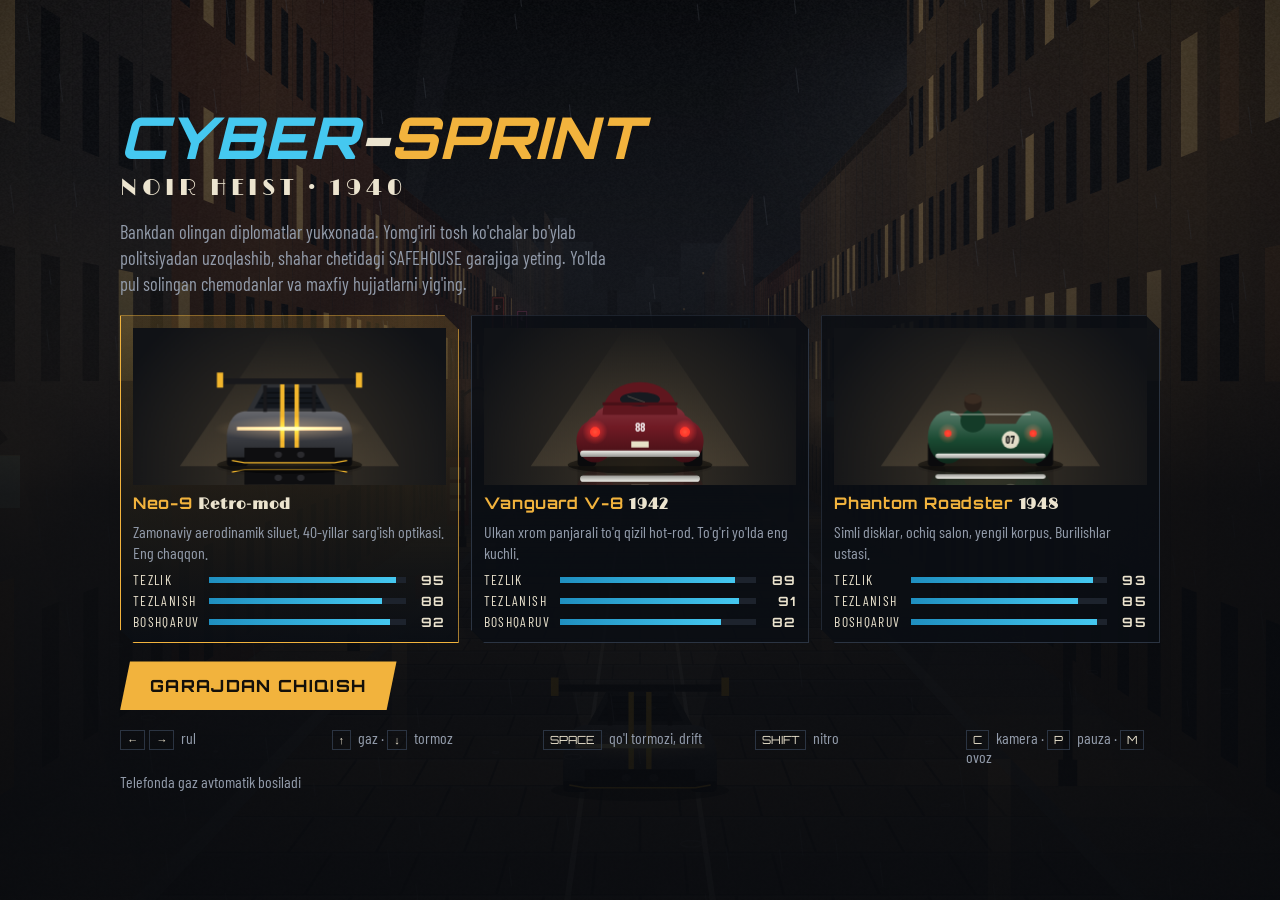
<file: noir-heist/index.html>
<!doctype html>
<html lang="uz">
<head>
<meta charset="utf-8">
<meta name="viewport" content="width=device-width, initial-scale=1, viewport-fit=cover">
<title>Noir Heist 1940</title>
<link rel="preconnect" href="https://fonts.googleapis.com">
<link rel="preconnect" href="https://fonts.gstatic.com" crossorigin>
<link rel="stylesheet" href="https://fonts.googleapis.com/css2?family=Barlow+Condensed:wght@400;600;700&family=Limelight&family=Orbitron:wght@600;800&display=swap">
<style>
  /* Layout: full-screen canvas game; HTML overlays for garage / pause / results; touch pads pinned to bottom corners */
  :root {
    --ink: #0a0c11; --panel: rgba(10,14,20,.84); --line: #2b3442;
    --paper: #ece4cf; --dim: #939cab; --amber: #f2b33d; --cyan: #45c8f0; --siren: #ff3b4e;
    --deco: "Limelight", Georgia, serif;
    --hud: "Orbitron", "Arial Black", sans-serif;
    --body: "Barlow Condensed", "Arial Narrow", system-ui, sans-serif;
    color-scheme: dark;
  }
  [hidden] { display: none !important; }
  html, body { height: 100%; }
  body { margin: 0; background: var(--ink); color: var(--paper); font-family: var(--body); overflow: hidden;
         touch-action: none; user-select: none; -webkit-user-select: none; }
  #game { position: fixed; inset: 0; width: 100%; height: 100%; display: block; background: var(--ink); }
  #safe { position: fixed; top: 0; left: 0; width: 1px; height: env(safe-area-inset-top, 0px); pointer-events: none; }

  .screen { position: fixed; inset: 0; overflow-y: auto; display: flex; justify-content: center; align-items: flex-start;
            padding: calc(env(safe-area-inset-top, 0px) + 20px) 16px calc(env(safe-area-inset-bottom, 0px) + 20px);
            box-sizing: border-box; touch-action: pan-y;
            background: linear-gradient(180deg, rgba(8,10,14,.35), rgba(8,10,14,.9) 55%); }
  .wrap { width: 100%; max-width: 1040px; display: flex; flex-direction: column; gap: 18px; margin-block: auto; }
  .logo { font-family: var(--hud); font-weight: 800; font-style: italic; font-size: clamp(1.9rem, 6vw, 3.6rem);
          letter-spacing: .02em; line-height: 1; margin: 0; text-wrap: balance; }
  .logo .c { color: var(--cyan); } .logo .a { color: var(--amber); }
  .sub { font-family: var(--deco); font-size: clamp(1rem, 2.6vw, 1.45rem); letter-spacing: .2em; margin-top: 8px; }
  .lede { max-width: 62ch; color: var(--dim); font-size: 1.15rem; line-height: 1.4; margin: 0; }

  .cars { display: grid; grid-template-columns: repeat(3, minmax(0, 1fr)); gap: 12px; }
  @media (max-width: 760px) { .cars { grid-template-columns: 1fr; } }
  .card { min-width: 0; text-align: left; background: var(--panel); border: 1px solid var(--line); color: inherit;
          font: inherit; padding: 12px; cursor: pointer; display: grid; gap: 8px;
          clip-path: polygon(0 0, calc(100% - 14px) 0, 100% 14px, 100% 100%, 14px 100%, 0 calc(100% - 14px)); }
  .card[aria-pressed="true"] { border-color: var(--amber); background: linear-gradient(180deg, rgba(242,179,61,.16), var(--panel)); }
  .card:focus-visible, button:focus-visible { outline: 2px solid var(--cyan); outline-offset: 3px; }
  .card canvas { width: 100%; aspect-ratio: 16 / 8; display: block; }
  @media (max-width: 760px) { .card canvas { aspect-ratio: 16 / 6; } }
  .card h3 { margin: 0; font-family: var(--hud); font-size: 1rem; letter-spacing: .04em; color: var(--amber); }
  .card .yr { font-family: var(--deco); color: var(--paper); font-size: .95rem; margin-left: 6px; }
  .card p { margin: 0; color: var(--dim); font-size: 1rem; line-height: 1.3; }
  .stats { display: grid; grid-template-columns: auto 1fr 2.2em; gap: 4px 10px; align-items: center;
           font-size: .85rem; letter-spacing: .1em; text-transform: uppercase; font-variant-numeric: tabular-nums; }
  .bar { height: 6px; background: #1d232d; }
  .bar i { display: block; height: 100%; background: linear-gradient(90deg, #1f8fc0, var(--cyan)); }
  .stats b { font-family: var(--hud); font-size: .8rem; text-align: right; }

  .actions { display: flex; flex-wrap: wrap; gap: 12px; align-items: center; }
  .go { font-family: var(--hud); font-weight: 800; letter-spacing: .08em; font-size: 1.05rem; color: #14100a;
        background: var(--amber); border: 0; padding: 14px 30px; cursor: pointer;
        clip-path: polygon(10px 0, 100% 0, calc(100% - 10px) 100%, 0 100%); }
  .ghost { font-family: var(--hud); letter-spacing: .08em; font-size: .85rem; color: var(--paper); background: transparent;
           border: 1px solid var(--line); padding: 12px 20px; cursor: pointer; }
  .help { display: grid; grid-template-columns: repeat(auto-fit, minmax(180px, 1fr)); gap: 6px 18px;
          color: var(--dim); font-size: 1rem; }
  .help kbd { font-family: var(--hud); font-size: .7rem; color: var(--paper); border: 1px solid var(--line);
              padding: 2px 6px; margin-right: 4px; }
  .best { color: var(--dim); font-size: 1rem; }
  .best b { color: var(--amber); font-family: var(--hud); }

  .result h2 { font-family: var(--deco); font-weight: 400; font-size: clamp(2rem, 7vw, 3.4rem); margin: 0; line-height: 1.05; }
  .result h2.win { color: #8ff0a8; } .result h2.lose { color: var(--siren); }
  .result dl { display: grid; grid-template-columns: auto auto; justify-content: start; gap: 6px 28px; margin: 0;
               font-size: 1.2rem; font-variant-numeric: tabular-nums; }
  .result dt { color: var(--dim); } .result dd { margin: 0; font-family: var(--hud); }

  #chips { position: fixed; left: 50%; transform: translateX(-50%); bottom: calc(env(safe-area-inset-bottom, 0px) + 10px);
           display: flex; gap: 8px; }
  body.touch #chips { bottom: auto; top: calc(env(safe-area-inset-top, 0px) + 10px); }
  #chips button { font-family: var(--hud); font-size: .62rem; letter-spacing: .08em; color: var(--paper);
                  background: rgba(8,12,18,.7); border: 1px solid rgba(69,200,240,.45); padding: 8px 10px; cursor: pointer; }
  #touch { position: fixed; left: 0; right: 0; bottom: 0; pointer-events: none; display: flex; justify-content: space-between;
           align-items: flex-end; padding: 0 16px calc(env(safe-area-inset-bottom, 0px) + 14px); }
  #touch .pad { display: grid; gap: 10px; pointer-events: auto; }
  #touch .steer { grid-template-columns: 1fr 1fr; }
  #touch .right { grid-template-columns: 1fr 1fr; grid-template-areas: "n n" "d b"; }
  #touch button { width: 72px; height: 72px; border-radius: 50%; background: rgba(12,16,22,.5);
                  border: 1px solid rgba(236,228,207,.35); color: var(--paper); font-family: var(--hud); font-size: .62rem;
                  letter-spacing: .05em; touch-action: none; }
  #touch .steer button { width: 80px; height: 80px; font-size: 1.6rem; }
  #touch [data-k="nitro"] { grid-area: n; justify-self: end; border-color: var(--cyan); color: var(--cyan); }
  #touch [data-k="hb"] { grid-area: d; border-color: var(--amber); color: var(--amber); }
  #touch [data-k="brake"] { grid-area: b; }
  #touch button.on { background: rgba(242,179,61,.5); }
</style>
</head>
<body>
<canvas id="game" aria-label="O'yin maydoni"></canvas>
<div id="safe"></div>

<section class="screen" id="garage">
  <div class="wrap">
    <header>
      <h1 class="logo"><span class="c">CYBER</span>-<span class="a">SPRINT</span></h1>
      <div class="sub">NOIR HEIST · 1940</div>
    </header>
    <p class="lede">Bankdan olingan diplomatlar yukxonada. Yomg'irli tosh ko'chalar bo'ylab politsiyadan uzoqlashib, shahar chetidagi SAFEHOUSE garajiga yeting. Yo'lda pul solingan chemodanlar va maxfiy hujjatlarni yig'ing.</p>
    <div class="cars" id="cars"></div>
    <div class="actions">
      <button class="go" id="go">GARAJDAN CHIQISH</button>
      <span class="best" id="bestLine"></span>
    </div>
    <div class="help">
      <span><kbd>←</kbd><kbd>→</kbd> rul</span>
      <span><kbd>↑</kbd> gaz · <kbd>↓</kbd> tormoz</span>
      <span><kbd>SPACE</kbd> qo'l tormozi, drift</span>
      <span><kbd>SHIFT</kbd> nitro</span>
      <span><kbd>C</kbd> kamera · <kbd>P</kbd> pauza · <kbd>M</kbd> ovoz</span>
      <span>Telefonda gaz avtomatik bosiladi</span>
    </div>
  </div>
</section>

<section class="screen" id="pause" hidden>
  <div class="wrap result">
    <h2>Pauza</h2>
    <div class="actions">
      <button class="go" id="resume">DAVOM ETISH</button>
      <button class="ghost" id="toGarage1">GARAJGA</button>
    </div>
  </div>
</section>

<section class="screen" id="end" hidden>
  <div class="wrap result">
    <h2 id="endTitle"></h2>
    <p class="lede" id="endText"></p>
    <dl id="endStats"></dl>
    <div class="actions">
      <button class="go" id="again">QAYTA URINISH</button>
      <button class="ghost" id="toGarage2">GARAJGA</button>
    </div>
  </div>
</section>

<div id="chips" hidden>
  <button id="bCam">KAMERA</button>
  <button id="bPause">PAUZA</button>
  <button id="bMute">OVOZ</button>
</div>
<div id="touch" hidden>
  <div class="pad steer"><button data-k="left" aria-label="Chapga">◀</button><button data-k="right" aria-label="O'ngga">▶</button></div>
  <div class="pad right"><button data-k="nitro">NITRO</button><button data-k="hb">DRIFT</button><button data-k="brake">TORMOZ</button></div>
</div>

<script src="js/core.js"></script>
<script src="js/track.js"></script>
<script src="js/physics.js"></script>
<script src="js/cars.js"></script>
<script src="js/sprites.js"></script>
<script src="js/street.js"></script>
<script src="js/topdown.js"></script>
<script src="js/hud.js"></script>
<script src="js/main.js"></script>
</body>
</html>
</file>
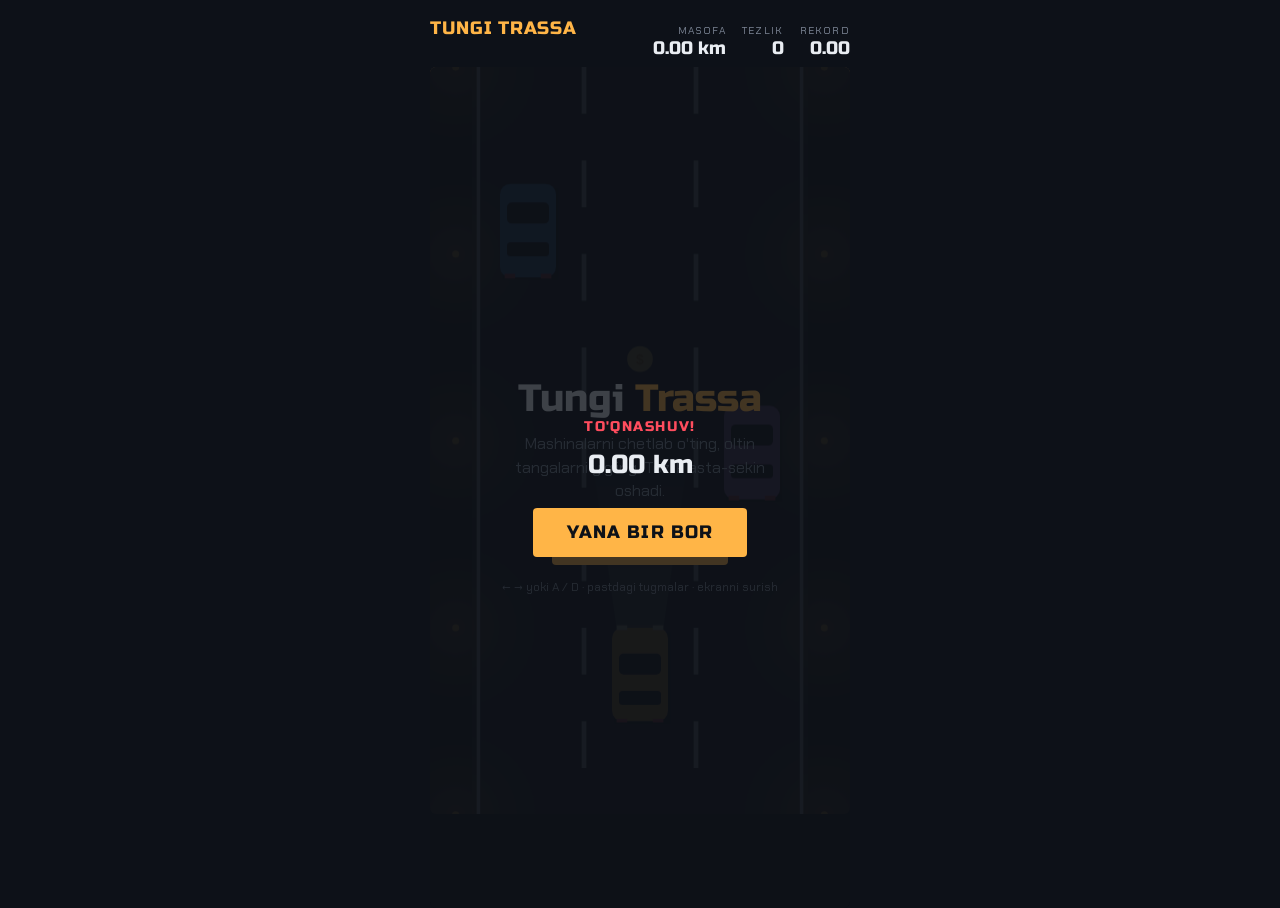
<file: poyga/index.html>
<!doctype html>
<html lang="uz">
<head>
<meta charset="utf-8">
<meta name="viewport" content="width=device-width, initial-scale=1, viewport-fit=cover">
<title>Tungi Trassa</title>
<link rel="preconnect" href="https://fonts.googleapis.com">
<link rel="stylesheet" href="https://fonts.googleapis.com/css2?family=Russo+One&family=Chakra+Petch:wght@400;600&display=swap">
<style>
  /* Layout: one-screen arcade — tall road canvas centred, HUD on top, touch pedals below */
  :root {
    --night: #0d1118;      /* sky / page */
    --asphalt: #1b212b;    /* road */
    --paint: #e9edf2;      /* lane markings, text */
    --sodium: #ffb547;     /* street-lamp amber accent */
    --brake: #ff4d5e;      /* crash / danger */
    --dim: #7d8796;        /* secondary text */
    --display: "Russo One", "Arial Black", system-ui, sans-serif;
    --body: "Chakra Petch", "Segoe UI", system-ui, sans-serif;
    color-scheme: dark;
  }
  html, body { height: 100%; }
  body {
    background: var(--night); color: var(--paint); font-family: var(--body);
    display: flex; flex-direction: column; align-items: center;
    padding-inline: 16px; box-sizing: border-box; overflow: hidden;
    touch-action: none; user-select: none; -webkit-user-select: none;
  }
  .hud {
    width: 100%; max-width: 420px; display: flex; justify-content: space-between;
    align-items: baseline; padding-block: 10px 8px; gap: 12px;
  }
  .brand { font-family: var(--display); font-size: 1.1rem; letter-spacing: .04em; color: var(--sodium); }
  .stats { display: flex; gap: 16px; font-variant-numeric: tabular-nums; }
  .stat { display: flex; flex-direction: column; align-items: flex-end; }
  .stat small { font-size: .65rem; text-transform: uppercase; letter-spacing: .12em; color: var(--dim); }
  .stat b { font-family: var(--display); font-weight: 400; font-size: 1.15rem; }
  .stage { position: relative; flex: 1; min-height: 0; width: 100%; max-width: 420px; }
  canvas { display: block; width: 100%; height: 100%; border-radius: 6px; background: var(--asphalt); }
  .overlay {
    position: absolute; inset: 0; display: flex; flex-direction: column; align-items: center;
    justify-content: center; gap: 14px; text-align: center; padding: 24px;
    background: color-mix(in srgb, var(--night) 78%, transparent); border-radius: 6px;
  }
  .overlay h1 { font-family: var(--display); font-weight: 400; font-size: 2.4rem; margin: 0; line-height: 1; text-wrap: balance; }
  .overlay h1 span { color: var(--sodium); }
  .overlay p { margin: 0; color: var(--dim); max-width: 28ch; line-height: 1.45; }
  .overlay .result { font-family: var(--display); font-size: 1.6rem; color: var(--paint); }
  .overlay .crash { color: var(--brake); font-family: var(--display); letter-spacing: .1em; text-transform: uppercase; font-size: .9rem; }
  button.go {
    font-family: var(--display); font-size: 1.1rem; letter-spacing: .06em; color: var(--night);
    background: var(--sodium); border: 0; border-radius: 4px; padding: 14px 34px; cursor: pointer;
  }
  button.go:focus-visible, .pedal:focus-visible { outline: 3px solid var(--paint); outline-offset: 3px; }
  .pedals {
    width: 100%; max-width: 420px; display: grid; grid-template-columns: 1fr 1fr; gap: 10px;
    padding-block: 10px 12px;
  }
  .pedal {
    font-family: var(--display); font-size: 1.6rem; color: var(--paint); background: var(--asphalt);
    border: 1px solid #2c3442; border-radius: 6px; padding-block: 14px; cursor: pointer;
  }
  .pedal.on { background: var(--sodium); color: var(--night); }
  .keys { font-size: .75rem; color: var(--dim); }
  @media (hover: hover) and (pointer: fine) { .pedals { display: none; } }
</style>

<div class="hud">
  <div class="brand">TUNGI TRASSA</div>
  <div class="stats">
    <div class="stat"><small>Masofa</small><b id="dist">0.00 km</b></div>
    <div class="stat"><small>Tezlik</small><b id="speed">0</b></div>
    <div class="stat"><small>Rekord</small><b id="best">0.00</b></div>
  </div>
</div>

<div class="stage" id="stage">
  <canvas id="road" aria-label="Poyga yo'li"></canvas>
  <div class="overlay" id="menu">
    <h1>Tungi <span>Trassa</span></h1>
    <p>Mashinalarni chetlab o'ting, oltin tangalarni yig'ing. Tezlik asta-sekin oshadi.</p>
    <button class="go" id="start">BOSHLASH</button>
    <div class="keys">← → yoki A / D · pastdagi tugmalar · ekranni surish</div>
  </div>
  <div class="overlay" id="over" hidden>
    <div class="crash">To'qnashuv!</div>
    <div class="result" id="final">0.00 km</div>
    <p id="verdict"></p>
    <button class="go" id="again">YANA BIR BOR</button>
  </div>
</div>

<div class="pedals">
  <button class="pedal" id="left" aria-label="Chapga">◀</button>
  <button class="pedal" id="right" aria-label="O'ngga">▶</button>
</div>

<script>
(() => {
  const W = 360, H = 640, LANES = 3, LANE_W = 96, ROAD_X = (W - LANE_W * LANES) / 2;
  const laneX = i => ROAD_X + LANE_W * i + LANE_W / 2;
  const cv = document.getElementById('road'), ctx = cv.getContext('2d');
  const $ = id => document.getElementById(id);
  const reduce = matchMedia('(prefers-reduced-motion: reduce)').matches;

  let scale = 1;
  function fit() {
    const r = $('stage').getBoundingClientRect();
    const s = Math.min(r.width / W, r.height / H);
    cv.style.width = W * s + 'px'; cv.style.height = H * s + 'px'; cv.style.margin = '0 auto';
    const dpr = window.devicePixelRatio || 1;
    cv.width = W * s * dpr; cv.height = H * s * dpr; scale = s * dpr;
    draw();
  }

  let best = 0;
  try { best = parseFloat(localStorage.getItem('tt-best')) || 0; } catch (e) {}
  $('best').textContent = best.toFixed(2);

  const palette = ['#4fa3ff', '#7ee0a1', '#d98cff', '#f2f2f2', '#ff8a4c'];
  let st;
  function reset() {
    st = { running: false, lane: 1, x: laneX(1), speed: 260, dist: 0, coins: 0,
           cars: [], gold: [], stripe: 0, spawn: 0, coinT: 1.2, shake: 0 };
  }

  function spawnCar() {
    const busy = new Set(st.cars.filter(c => c.y < 140).map(c => c.lane));
    const free = [0, 1, 2].filter(l => !busy.has(l));
    if (free.length <= 1) return;            // always leave a gap
    const lane = free[Math.random() * free.length | 0];
    st.cars.push({ lane, y: -90, v: 90 + Math.random() * 90, col: palette[Math.random() * palette.length | 0] });
  }

  function steer(d) {
    if (!st.running) return;
    st.lane = Math.max(0, Math.min(LANES - 1, st.lane + d));
  }

  function update(dt) {
    st.speed = Math.min(720, st.speed + 9 * dt);
    st.dist += st.speed * dt / 3600 * 1.6;         // px/s mapped to km
    st.stripe = (st.stripe + st.speed * dt) % 80;
    st.x += (laneX(st.lane) - st.x) * Math.min(1, dt * 14);

    st.spawn -= dt;
    if (st.spawn <= 0) { spawnCar(); st.spawn = Math.max(0.42, 1.25 - st.speed / 900) * (0.7 + Math.random() * 0.6); }
    st.coinT -= dt;
    if (st.coinT <= 0) { st.gold.push({ lane: Math.random() * 3 | 0, y: -30 }); st.coinT = 1.5 + Math.random() * 1.5; }

    for (const c of st.cars) c.y += (st.speed - c.v) * dt;
    for (const g of st.gold) g.y += st.speed * dt;
    st.cars = st.cars.filter(c => c.y < H + 100);

    const py = H - 120;
    for (const g of st.gold) {
      if (!g.hit && Math.abs(laneX(g.lane) - st.x) < 34 && Math.abs(g.y - py) < 50) { g.hit = true; st.coins++; st.dist += 0.05; }
    }
    st.gold = st.gold.filter(g => !g.hit && g.y < H + 40);

    for (const c of st.cars) {
      if (Math.abs(laneX(c.lane) - st.x) < 40 && Math.abs(c.y - py) < 78) return crash();
    }
    $('dist').textContent = st.dist.toFixed(2) + ' km';
    $('speed').textContent = Math.round(st.speed / 4);
  }

  function crash() {
    st.running = false; st.shake = reduce ? 0 : 14;
    const km = st.dist;
    const record = km > best;
    if (record) { best = km; try { localStorage.setItem('tt-best', best.toFixed(3)); } catch (e) {} }
    $('best').textContent = best.toFixed(2);
    $('final').textContent = km.toFixed(2) + ' km';
    $('verdict').textContent = (record ? 'Yangi rekord! ' : 'Rekord: ' + best.toFixed(2) + ' km. ') + 'Tangalar: ' + st.coins;
    setTimeout(() => { $('over').hidden = false; $('again').focus(); }, 450);
  }

  function car(x, y, body, player) {
    ctx.save(); ctx.translate(x, y);
    ctx.fillStyle = 'rgba(0,0,0,.35)'; ctx.fillRect(-22, -36, 48, 78);
    ctx.fillStyle = body; roundRect(-24, -40, 48, 80, 9); ctx.fill();
    ctx.fillStyle = '#10141b'; roundRect(-18, player ? -18 : -24, 36, 18, 4); ctx.fill();
    roundRect(-18, player ? 14 : 10, 36, 12, 3); ctx.fill();
    if (player) {                              // headlights cast forward
      ctx.fillStyle = '#fff6d6'; ctx.fillRect(-20, -42, 9, 4); ctx.fillRect(11, -42, 9, 4);
      ctx.fillStyle = '#ff4d5e'; ctx.fillRect(-20, 38, 9, 3); ctx.fillRect(11, 38, 9, 3);
    } else {                                   // tail lights face the player
      ctx.fillStyle = '#ff4d5e'; ctx.fillRect(-20, 37, 9, 4); ctx.fillRect(11, 37, 9, 4);
    }
    ctx.restore();
  }
  function roundRect(x, y, w, h, r) {
    ctx.beginPath(); ctx.moveTo(x + r, y); ctx.arcTo(x + w, y, x + w, y + h, r);
    ctx.arcTo(x + w, y + h, x, y + h, r); ctx.arcTo(x, y + h, x, y, r); ctx.arcTo(x, y, x + w, y, r); ctx.closePath();
  }

  function draw() {
    if (!st) return;
    ctx.setTransform(scale, 0, 0, scale, 0, 0);
    if (st.shake > 0) { ctx.translate((Math.random() - .5) * st.shake, (Math.random() - .5) * st.shake); st.shake *= 0.85; if (st.shake < .5) st.shake = 0; }
    ctx.fillStyle = '#0d1118'; ctx.fillRect(-20, -20, W + 40, H + 40);
    ctx.fillStyle = '#1b212b'; ctx.fillRect(ROAD_X, -20, LANE_W * LANES, H + 40);

    // sodium lamps on the verges
    for (let y = -160 + (st.stripe * 2) % 160; y < H + 160; y += 160) {
      for (const side of [ROAD_X - 14, ROAD_X + LANE_W * LANES + 14]) {
        const g = ctx.createRadialGradient(side, y, 2, side, y, 70);
        g.addColorStop(0, 'rgba(255,181,71,.35)'); g.addColorStop(1, 'rgba(255,181,71,0)');
        ctx.fillStyle = g; ctx.fillRect(side - 70, y - 70, 140, 140);
        ctx.fillStyle = '#ffb547'; ctx.beginPath(); ctx.arc(side, y, 3, 0, 7); ctx.fill();
      }
    }
    ctx.fillStyle = '#e9edf2';
    ctx.fillRect(ROAD_X + 4, -20, 3, H + 40); ctx.fillRect(ROAD_X + LANE_W * LANES - 7, -20, 3, H + 40);
    for (let i = 1; i < LANES; i++)
      for (let y = -80 + st.stripe; y < H; y += 80) ctx.fillRect(ROAD_X + LANE_W * i - 2, y, 4, 40);

    for (const g of st.gold) {
      ctx.fillStyle = '#ffd36b'; ctx.beginPath(); ctx.arc(laneX(g.lane), g.y, 11, 0, 7); ctx.fill();
      ctx.fillStyle = '#c98a1e'; ctx.font = 'bold 12px sans-serif'; ctx.textAlign = 'center'; ctx.textBaseline = 'middle';
      ctx.fillText('$', laneX(g.lane), g.y + 1);
    }
    for (const c of st.cars) car(laneX(c.lane), c.y, c.col, false);

    const py = H - 120;
    const beam = ctx.createLinearGradient(0, py - 40, 0, py - 220);
    beam.addColorStop(0, 'rgba(255,246,214,.28)'); beam.addColorStop(1, 'rgba(255,246,214,0)');
    ctx.fillStyle = beam; ctx.beginPath();
    ctx.moveTo(st.x - 20, py - 40); ctx.lineTo(st.x - 46, py - 220); ctx.lineTo(st.x + 46, py - 220); ctx.lineTo(st.x + 20, py - 40); ctx.fill();
    car(st.x, py, '#ffb547', true);
  }

  let last = 0;
  function loop(t) {
    const dt = Math.min(0.05, (t - last) / 1000 || 0); last = t;
    if (st.running) update(dt);
    draw();
    requestAnimationFrame(loop);
  }

  function start() {
    reset(); st.running = true;
    $('menu').hidden = true; $('over').hidden = true; cv.focus?.();
  }

  addEventListener('keydown', e => {
    if (['ArrowLeft', 'a', 'A'].includes(e.key)) { steer(-1); e.preventDefault(); }
    if (['ArrowRight', 'd', 'D'].includes(e.key)) { steer(1); e.preventDefault(); }
    if ((e.key === 'Enter' || e.key === ' ') && !st.running && document.activeElement?.tagName !== 'BUTTON') start();
  });
  for (const [id, d] of [['left', -1], ['right', 1]]) {
    const b = $(id);
    b.addEventListener('pointerdown', e => { e.preventDefault(); steer(d); b.classList.add('on'); });
    for (const ev of ['pointerup', 'pointerleave', 'pointercancel']) b.addEventListener(ev, () => b.classList.remove('on'));
  }
  let sx = null;
  cv.addEventListener('pointerdown', e => { sx = e.clientX; });
  cv.addEventListener('pointerup', e => {
    if (sx === null) return;
    const dx = e.clientX - sx; sx = null;
    if (Math.abs(dx) > 25) steer(dx > 0 ? 1 : -1);
    else { const r = cv.getBoundingClientRect(); steer(e.clientX < r.left + r.width / 2 ? -1 : 1); }
  });
  $('start').addEventListener('click', start);
  $('again').addEventListener('click', start);

  reset();
  // idle traffic behind the menu so the first frame shows a road in motion
  st.cars.push({ lane: 0, y: 140, v: 120, col: palette[0] }, { lane: 2, y: 330, v: 150, col: palette[2] });
  st.gold.push({ lane: 1, y: 250 });
  addEventListener('resize', fit); fit();
  requestAnimationFrame(loop);
})();
</script>

</html>
</file>
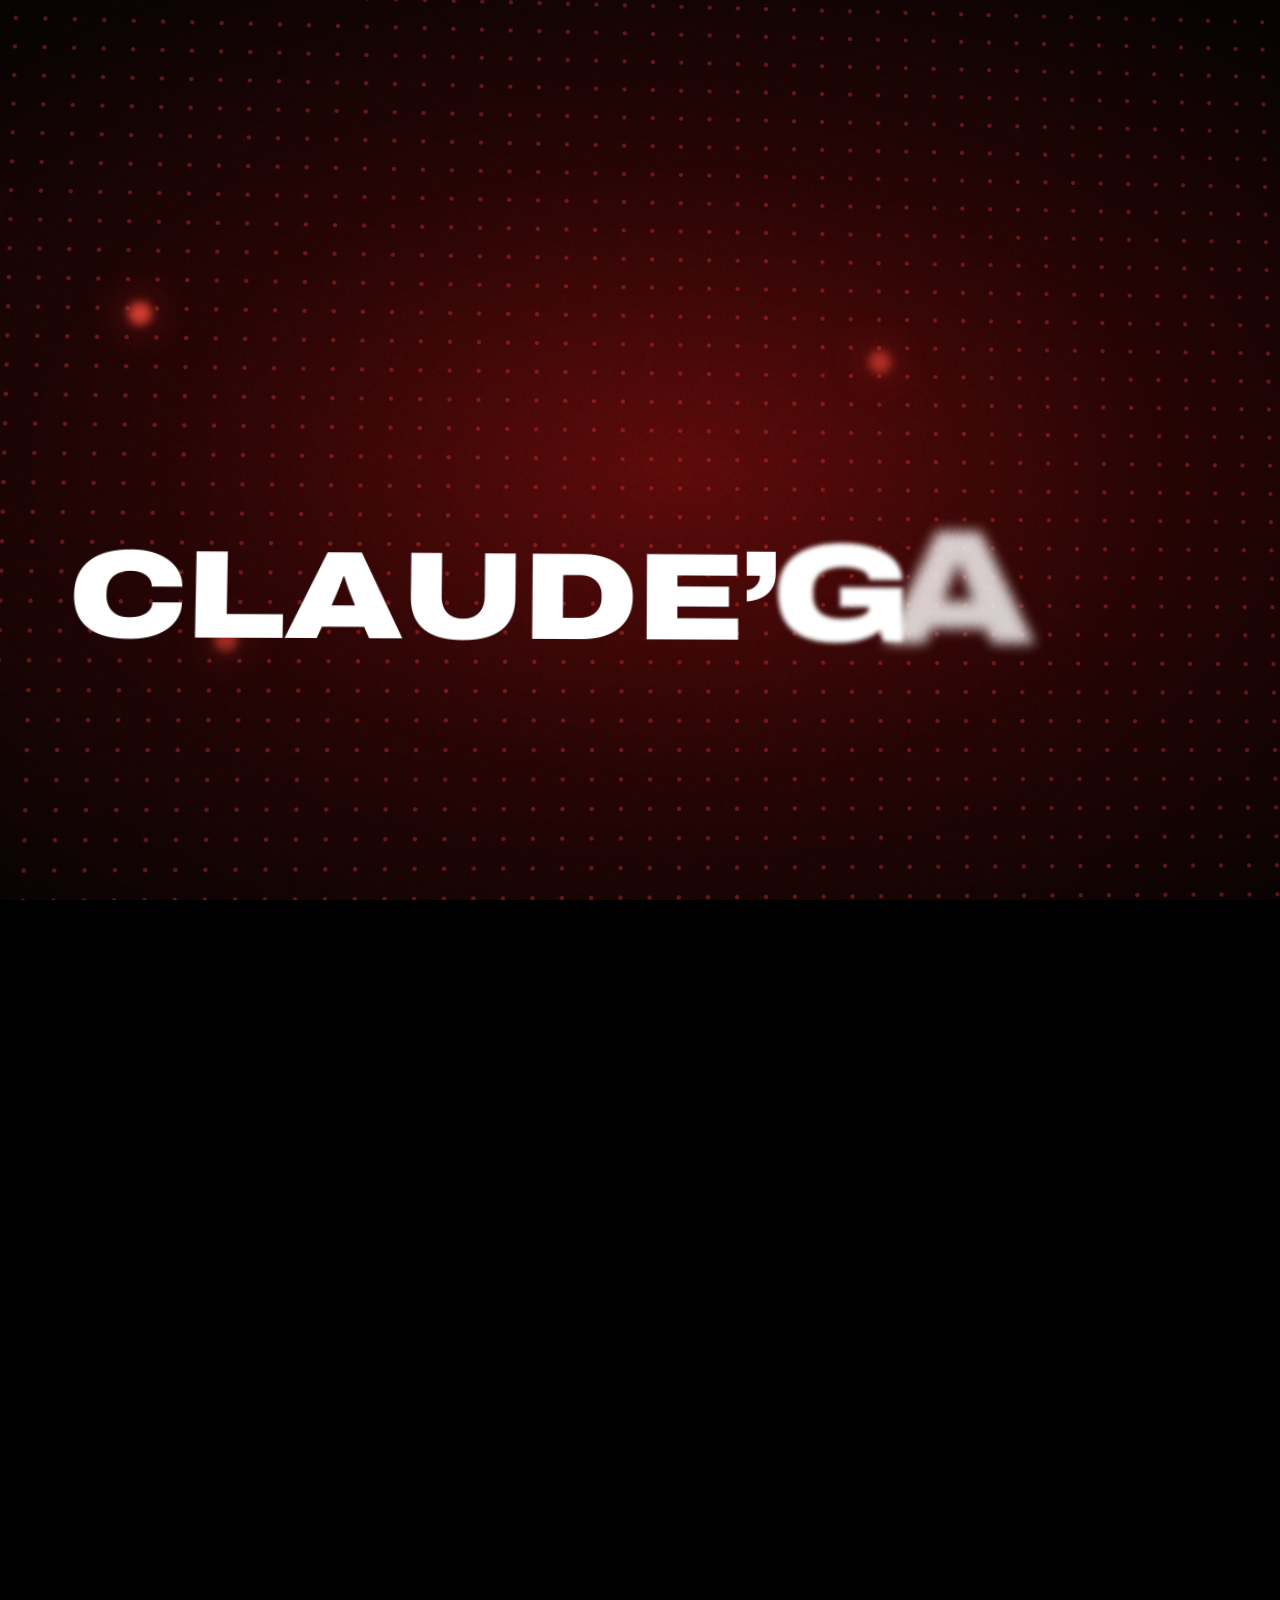
<file: reels/kinetic-red/index.html>
<!doctype html>
<html><head><meta charset="utf-8"><title>3 ta yangi skill</title>
<link rel="stylesheet" href="fonts/fonts.css">
<style>
*{box-sizing:border-box;margin:0;padding:0}
html,body{width:1080px;height:1920px;background:#000;overflow:hidden}
#stage{position:absolute;inset:0;overflow:hidden;font-family:Inter,sans-serif}
#content{position:absolute;inset:0;perspective:2200px}
#sc{position:absolute;inset:0;transform-style:preserve-3d}
#tag{position:absolute;left:0;right:0;top:1505px;text-align:center;font:500 26px "DejaVu Sans Mono",monospace;letter-spacing:1px;z-index:5;mix-blend-mode:difference;color:#fff;opacity:.8}
#grain{position:absolute;left:0;top:0;width:1080px;height:1920px;opacity:.05;mix-blend-mode:overlay;z-index:6}
.bg{position:absolute;inset:-160px}
.bg-w{background:#efeeec}
.bg-r{background:#ff2e2a}
.bg-k{background:radial-gradient(ellipse 75% 60% at 50% 55%,#5e0a0a 0%,#250404 42%,#060303 80%)}
.bg-k:before,.bg-g:before{content:"";position:absolute;inset:0;background-image:radial-gradient(rgba(255,70,60,.32) 1.6px,transparent 2.4px);background-size:28px 28px}
.bg-g{background:#070707}
.bg-g:after{content:"";position:absolute;inset:0;background-image:linear-gradient(rgba(255,255,255,.07) 1px,transparent 1px),linear-gradient(90deg,rgba(255,255,255,.07) 1px,transparent 1px);background-size:90px 90px}
.bokeh{position:absolute;width:22px;height:22px;border-radius:50%;background:#ff4b3a;filter:blur(4px);box-shadow:0 0 40px #ff2b2b}
.ln{position:absolute;display:flex;align-items:baseline;white-space:nowrap}
.wd+.wd{margin-left:.3em}
.wd{display:inline-block;font-family:Archivo,"Archivo Black";font-weight:900;font-stretch:125%;line-height:.95;text-transform:uppercase;letter-spacing:-.01em}
.ch{display:inline-block;white-space:pre}
.ch.blk{background:#ff2e2a;color:transparent!important}
.ink{color:#111}.wt{color:#fff}.rd{color:#ff2e2a}
.glow{text-shadow:0 0 50px rgba(255,46,42,.8)}
.stroke{color:transparent;-webkit-text-stroke:4px #fff}
.it{position:absolute;transform-origin:50% 50%}
.win{background:#f4f4f6;border-radius:20px;box-shadow:0 30px 80px rgba(0,0,0,.55);overflow:hidden;color:#222}
.win .tb{height:46px;background:#e3e3e8;display:flex;align-items:center;gap:9px;padding:0 16px;font:600 19px Inter;color:#555}
.win .tb i{width:14px;height:14px;border-radius:50%;background:#ff5f57;display:block}.win .tb i:nth-child(2){background:#febc2e}.win .tb i:nth-child(3){background:#28c840}
.win .tb span{margin-left:12px}
.dark{background:#11131a;color:#ddd}.dark .tb{background:#1c1f29;color:#9aa}
.card{background:linear-gradient(#2a2d3a,#1a1c25);border:1px solid #3a3e50;border-radius:18px;color:#fff;display:flex;align-items:center;gap:20px;padding:0 26px;box-shadow:0 14px 40px rgba(0,0,0,.5)}
.card .ic{width:60px;height:60px;border-radius:14px;background:#ff2e2a;flex:none;box-shadow:0 0 26px rgba(255,46,42,.6)}
.card .lb{font:500 16px "DejaVu Sans Mono",monospace;color:#9aa0b5;letter-spacing:3px}
.card .nm{font-family:Archivo;font-weight:900;font-stretch:125%;font-size:38px}
.rnode{background:#ff2e2a;border-radius:24px;color:#fff;display:flex;flex-direction:column;align-items:center;justify-content:center;box-shadow:0 0 110px rgba(255,46,42,.9)}
.mono{font-family:"DejaVu Sans Mono",monospace}
.bar{height:34px;border-radius:8px;background:#ff2e2a;transform-origin:0 50%}
.play{border-radius:50%;background:#ff2e2a;box-shadow:0 0 70px rgba(255,46,42,.9);position:relative}
.play:after{content:"";position:absolute;left:38%;top:27%;border-left:46px solid #fff;border-top:31px solid transparent;border-bottom:31px solid transparent}
.stamp{border:9px solid #ff2e2a;color:#ff2e2a;border-radius:18px;padding:8px 28px;font-family:Archivo;font-weight:900;font-stretch:125%;background:rgba(255,255,255,.88);white-space:nowrap}
.cube{width:220px;height:220px;position:relative;transform-style:preserve-3d}
.cube div{position:absolute;inset:0;border:2px solid rgba(0,0,0,.15)}
.file{width:200px;height:240px;background:#fff;border-radius:16px;position:relative;box-shadow:0 14px 40px rgba(0,0,0,.5);color:#111;font:700 24px "DejaVu Sans Mono",monospace;display:flex;align-items:flex-end;justify-content:center;padding-bottom:24px}
.file:before{content:"";position:absolute;left:32px;right:32px;top:38px;height:80px;background:repeating-linear-gradient(#ddd 0 8px,transparent 8px 18px)}
.file:after{content:"MD";position:absolute;right:-12px;top:-12px;background:#ff2e2a;color:#fff;font:800 20px Inter;padding:8px 12px;border-radius:10px}
</style></head>
<body><div id="stage">
  <div id="content"><div id="sc"></div></div>
  <div id="tag">@birbalo_ai × @andijon.kuryer</div>
  <canvas id="grain" width="540" height="960"></canvas>
</div>
<script>
const $=id=>document.getElementById(id);
const clamp=(x,a=0,b=1)=>Math.min(b,Math.max(a,x));
const eo=x=>1-Math.pow(1-x,3);
const eback=x=>{const c=1.9;return 1+(c+1)*Math.pow(x-1,3)+c*Math.pow(x-1,2);};
function hash(n){const x=Math.sin(n*127.1)*43758.5453;return x-Math.floor(x);}
const RATE=1.12;const VEND=41.1;const END=VEND/RATE;
const CX=540;

const W=(tx,at,fs,cls,m="pop")=>{const chars=[...tx].map(c=>`<span class="ch">${c}</span>`).join("");return `<span class="wd ${cls}" data-at="${at}" data-m="${m}" style="font-size:${fs}px">${chars}</span>`;};
const L=(y,...ws)=>`<div class="ln" style="top:${y}px;left:${CX}px;transform:translate(-50%,-50%)">${ws.join("")}</div>`;
const I=(x,y,at,a,html,st="")=>`<div class="it" data-at="${at}" data-a="${a}" style="left:${x}px;top:${y}px;transform:translate(-50%,-50%);${st}">${html}</div>`;
const TY=(txt,at,cps=26)=>`<span data-ty="${txt}" data-at="${at}" data-cps="${cps}"></span>`;
const NUM=(n,t)=>[L(880,W(n,t,430,"stroke","fill")),L(1140,W("SKILL",t+.3,100,"rd glow","pop"))];
const cubeHTML=`<div class="cube"><div style="background:#ff4a3d;transform:translateZ(110px)"></div><div style="background:#d81f1b;transform:rotateY(90deg) translateZ(110px)"></div><div style="background:#ff6a5e;transform:rotateX(90deg) translateZ(110px)"></div><div style="background:#b51512;transform:rotateY(180deg) translateZ(110px)"></div><div style="background:#e02a25;transform:rotateY(-90deg) translateZ(110px)"></div><div style="background:#9e100d;transform:rotateX(-90deg) translateZ(110px)"></div></div>`;
const path=(d,at,w=8)=>`<path d="${d}" fill="none" stroke="#ff2e2a" stroke-width="${w}" stroke-linecap="round" pathLength="1" stroke-dasharray="1" stroke-dashoffset="1" data-at="${at}" style="filter:drop-shadow(0 0 10px #ff2e2a)"/>`;
const SVG=inner=>`<svg style="position:absolute;left:0;top:0;width:1080px;height:1920px;overflow:visible" viewBox="0 0 1080 1920">${inner}</svg>`;
const WIN=(cls,w,h,title,body)=>`<div class="win ${cls}" style="width:${w}px;height:${h}px"><div class="tb"><i></i><i></i><i></i><span>${title}</span></div>${body}</div>`;

const SC=[
 [0.00,"k",[L(600,W("CLAUDE’GA",.28,130,"wt")),
            L(760,W("3 TA",.80,110,"rd glow"),W("YANGI",1.12,110,"stroke","rise")),
            L(960,W("SKILL.",1.52,260,"wt glow","slam")),
            L(1160,W("O‘RGATDIM",1.72,80,"rd","type"))]],
 [2.48,"w",[L(470,W("ENDI",2.56,100,"ink"),W("VIDEONI",2.92,100,"rd")),
            I(CX,930,2.62,"pop",WIN("dark",920,640,"reel.mp4",`<div style="position:relative;height:594px;background:radial-gradient(#3a0707,#0b0303)"><div data-grow="2.7" data-dur="1.6" class="bar" style="position:absolute;left:40px;bottom:40px;width:840px;height:14px"></div></div>`)),
            L(870,W("O‘ZI",3.24,150,"wt","rise")),L(1040,W("QILADI.",3.48,150,"wt glow","rise"))]],
 [4.36,"k",[L(420,W("UCHALASINING",6.96,80,"wt")),L(530,W("ISHI",7.68,110,"rd glow")),
            SVG(path("M860 680 C 1010 680, 1010 1180, 800 1220",8.0)+path("M540 1040 L 540 1130",8.08)+path("M220 680 C 70 680, 70 1180, 280 1220",8.16)),
            I(CX,680,4.36,"pop",`<div class="card" style="width:640px;height:130px"><div class="ic"></div><div><div class="lb">ROL 1</div><div class="nm">MONTAJCHI</div></div></div>`),
            I(CX,830,5.12,"pop",`<div class="card" style="width:640px;height:130px"><div class="ic" style="background:#f59e0b"></div><div><div class="lb">ROL 2</div><div class="nm">KOPIRAYTER</div></div></div>`),
            I(CX,980,6.00,"pop",`<div class="card" style="width:640px;height:130px"><div class="ic" style="background:#3b82f6"></div><div><div class="lb">ROL 3</div><div class="nm">REKLAMACHI</div></div></div>`),
            I(CX,1260,7.92,"pop",`<div class="rnode" style="width:560px;height:240px"><div class="mono" style="font-size:22px;letter-spacing:4px;opacity:.85">CLAUDE</div><div style="font:900 96px Archivo;font-stretch:125%;line-height:1">1 CHAT</div></div>`)]],
 [9.12,"g",NUM("01",9.12)],
 [10.20,"k",[L(390,W("AI TUTORIAL REEL",10.2,62,"wt","type")),
            I(CX,700,10.25,"pop",WIN("",900,520,"ssenariy.md",`<div class="mono" style="padding:30px 36px;font-size:32px;line-height:1.5">
              <div><b style="color:#ff2e2a">mavzu:</b> ${TY("yo‘l jarimalari",10.5)}</div>
              <div style="display:flex;align-items:center;gap:16px;margin-top:24px" data-at="11.48" data-a="up"><b>HOOK</b><div class="bar" data-grow="11.5" style="width:560px"></div></div>
              <div style="display:flex;gap:14px;margin-top:22px;align-items:center" data-at="12.48" data-a="up"><div class="bar" data-grow="12.5" style="width:170px;background:#222"></div><div class="bar" data-grow="12.7" style="width:170px;background:#222"></div><div class="bar" data-grow="12.9" style="width:170px;background:#222"></div><b style="font-size:26px">3 QADAM</b></div>
              <div style="margin-top:24px" data-at="13.2" data-a="up"><b style="color:#ff2e2a">CTA:</b> kommentga «KALIT»</div></div>`)),
            I(600,960,13.8,"stamp",`<div class="stamp" style="font-size:56px">YOZIB BERADI ✓</div>`,"rotate:-6deg"),
            SVG(path("M300 1060 L 300 1150",14.95)+path("M500 1210 L 590 1210",15.55)),
            I(290,1210,14.92,"pop",`<div class="rnode" style="width:400px;height:130px;border-radius:65px"><div style="font:900 44px Archivo;font-stretch:125%">CHATPLACE</div></div>`),
            I(790,1210,15.6,"pop",`<div class="card" style="width:400px;height:130px"><div class="ic" style="background:#22c55e"></div><div><div class="lb">DIREKT</div><div class="nm" style="font-size:32px">AVTO-DM ✓</div></div></div>`),
            L(1390,W("ULAYDI.",16.44,110,"rd glow","slam"))]],
 [17.28,"g",NUM("02",17.28)],
 [18.40,"w",[L(470,W("VIDEO",18.4,140,"ink")),L(610,W("MODELGA",18.72,140,"ink")),
            I(CX,880,19.16,"pop",WIN("",860,280,"billing",`<div style="display:flex;align-items:center;justify-content:center;height:234px;font:900 76px Archivo;font-stretch:125%;color:#111;white-space:nowrap">−500 KREDIT</div>`)),
            SVG(path("M160 720 L 920 1040",19.45,30)+path("M920 720 L 160 1040",19.6,30)),
            L(1190,W("TO‘LAMAYSIZ",19.48,96,"rd","type"))]],
 [20.44,"k",[L(400,W("KODDA",21.4,110,"wt"),W("YOZADI",21.72,110,"rd glow")),
            I(CX,730,20.44,"pop",WIN("dark",900,460,"reel.html",`<div class="mono" style="padding:26px 30px;font-size:30px;line-height:1.55;white-space:pre;color:#cfd8ea">${TY('scene(0, { bg: "red" });\nkinetic("SKILL", slam);\nwhip(); glitch();\nsync(words, "ovoz.mp3");\nrender("reel.mp4");',20.6,34)}</div>`)),
            SVG(path("M540 970 L 540 1030",22.3)),
            I(CX,1195,22.44,"pop",WIN("dark",560,320,"reel.mp4",`<div style="position:relative;height:274px;background:radial-gradient(#4a0808,#0b0303)"><div class="play" style="position:absolute;left:50%;top:45%;width:100px;height:100px;transform:translate(-50%,-50%)"></div><div data-grow="22.6" data-dur="1.4" class="bar" style="position:absolute;left:24px;bottom:22px;width:512px;height:10px"></div></div>`)),
            L(1420,W("TAYYOR VIDEO",22.88,64,"wt","type"))]],
 [24.12,"w",[L(700,W("O‘ZBEKCHA",24.12,150,"ink","rise")),L(870,W("MATN",24.68,150,"ink","rise")),
            I(CX,1110,25.09,"stamp",`<div class="stamp" style="font-size:96px">XATOSIZ ✓</div>`,"rotate:-7deg")]],
 [26.12,"g",NUM("03",26.12)],
 [27.20,"w",[L(450,W("MAHSULOT",27.2,140,"ink")),I(CX,760,27.25,"pop",`<div style="perspective:900px">${cubeHTML}</div>`),
            L(1030,W("RASMI",27.68,110,"rd","rise")),
            I(CX,1250,28.84,"pop",WIN("dark",980,200,"prompt",`<div class="mono" style="padding:26px 30px;font-size:28px;color:#fff;white-space:nowrap"><b style="color:#ff2e2a">›</b> ${TY("[00:00–00:02] extreme macro, push-in…",28.95,40)}</div>`))]],
 [30.24,"k",[L(390,W("FLOW’DA",30.24,100,"wt")),L(510,W("REKLAMA",30.72,90,"rd glow"),W("VIDEO",31.2,90,"wt")),
            I(CX,850,31.2,"pop",WIN("dark",880,480,"ad_final.mp4",`<div style="position:relative;height:434px;background:radial-gradient(#5a0909,#0b0303);display:flex;align-items:center;justify-content:center"><div style="perspective:900px">${cubeHTML}</div><div data-grow="31.52" data-dur="2.2" class="bar" style="position:absolute;left:30px;bottom:24px;width:820px;height:12px"></div></div>`)),
            L(1210,W("BIZNES UCHUN",32.24,70,"wt","type")),L(1340,W("TAYYOR.",32.88,140,"rd glow","slam"))]],
 [33.81,"w",[L(900,W("AYTGANCHA",33.81,160,"ink"))]],
 [34.64,"k",[L(780,W("BU VIDEO HAM",34.64,110,"wt")),L(970,W("KOD BILAN",35.4,160,"rd glow","glitch"))]],
 [36.16,"r",[L(900,W("YIG‘DI.",36.16,300,"wt","slam"))]],
 [36.88,"k",[L(420,W("KOMMENTGA",36.88,110,"wt")),
            I(CX,640,36.95,"pop",`<div style="width:960px;height:140px;border-radius:70px;background:#151820;border:3px solid #3a4060;display:flex;align-items:center;gap:26px;padding:0 34px"><div style="width:84px;height:84px;border-radius:50%;background:linear-gradient(135deg,#ff2e2a,#7a1cff)"></div><div style="flex:1;font:900 70px Archivo;font-stretch:125%;color:#ff2e2a">${TY("SKILL",37.44,14)}</div><div style="font:700 34px Inter;color:#8fb4ff">Yuborish</div></div>`),
            I(290,940,38.43,"pop",`<div class="file">skill_1</div>`),I(CX,940,38.55,"pop",`<div class="file">skill_2</div>`),I(790,940,38.67,"pop",`<div class="file">skill_3</div>`),
            L(1220,W("DIREKTGA →",39.24,90,"rd glow","type")),L(1340,W("YUBORAMAN",39.65,90,"wt","pop"))]],
];

const sc=$("sc");let cur=-1;let EV=[],IT=[];
function setScene(i){
  const bg=SC[i][1];let bk="";if(bg=="k")for(let j=0;j<7;j++)bk+=`<div class="bokeh" data-i="${j}"></div>`;
  sc.innerHTML=`<div class="bg bg-${bg}">${bk}</div>`+SC[i][2].join("");cur=i;
  EV=[...new Set([...sc.querySelectorAll('[data-at]')].map(e=>+e.dataset.at).filter(x=>x>SC[i][0]+.05))].sort((a,b)=>a-b);
  IT=[...sc.querySelectorAll('.it')];
  sc.querySelectorAll('.ln').forEach(ln=>{const max=900;const w=ln.scrollWidth;if(w>max){const r=max/w;ln.querySelectorAll('.wd').forEach(wd=>wd.style.fontSize=(parseFloat(wd.style.fontSize)*r)+'px');}});
}
const ST={pop:.03,rise:.035,type:.045};
function wordAnim(w,v){
  const x=v-(+w.dataset.at),m=w.dataset.m,st=w.style;
  if(m==="slam"||m==="glitch"||m==="fill"){
    if(x<0){st.opacity=0;return;}st.opacity=1;
    if(m==="slam"){const k=eo(clamp(x/.18));st.transform=`scale(${2.2-1.2*k})`;st.filter=`blur(${(1-k)*16}px)`;st.opacity=clamp(x/.04);}
    else if(m==="fill"){const k=eo(clamp(x/.2));st.transform=`scale(${1.35-.35*k})`;st.color=x>.3?"#fff":"transparent";st.opacity=k;}
    else{ if(x<.42){const f=Math.floor(x*30);st.transform=`translate(${(hash(f)-.5)*70}px,${(hash(f+9)-.5)*20}px) skewX(${(hash(f+3)-.5)*20}deg)`;st.textShadow=`${(hash(f+5)-.5)*36}px 0 #00e5ff,${(hash(f+7)-.5)*36}px 0 #fff`;st.clipPath=f%4==0?"none":`inset(${hash(f+11)*45}% 0 ${hash(f+13)*30}% 0)`;}else{st.transform="none";st.textShadow="0 0 50px rgba(255,46,42,.8)";st.clipPath="none";}}
    return;
  }
  const chs=w.children,s=ST[m]||.03;
  for(let i=0;i<chs.length;i++){const c=chs[i],xc=x-i*s,cs=c.style;
    if(xc<0){cs.opacity=0;c.classList.remove("blk");continue;}
    cs.opacity=1;
    if(m==="pop"){const k=eo(clamp(xc/.16));cs.transform=`translateY(${(1-k)*-24}px) scale(${1.8-.8*k})`;cs.filter=`blur(${(1-k)*10}px)`;cs.opacity=clamp(xc/.05);}
    else if(m==="rise"){const k=eo(clamp(xc/.22));cs.transform=`perspective(500px) translateY(${(1-k)*50}%) rotateX(${(1-k)*85}deg)`;cs.opacity=k;}
    else if(m==="type"){c.classList.toggle("blk",xc<.06);cs.transform="none";}
  }
}
function itemAnim(el,v){
  const x=v-(+el.dataset.at),a=el.dataset.a,st=el.style;
  const base=el.classList.contains("it")?"translate(-50%,-50%) ":"";
  if(x<0){st.opacity=0;return;}st.opacity=1;
  if(a==="pop"){const k=eback(clamp(x/.3));st.transform=base+`scale(${Math.max(0,k)})`;st.filter=`blur(${(1-clamp(x/.15))*10}px)`;}
  else if(a==="up"){const k=eo(clamp(x/.22));st.transform=base+`translateY(${(1-k)*30}px)`;st.opacity=k;}
  else if(a==="stamp"){const k=eo(clamp(x/.16));st.transform=base+`scale(${2.4-1.4*k})`;st.opacity=clamp(x/.04);}
}
function render(t){
  const v=t*RATE;
  let i=0;while(i+1<SC.length&&v>=SC[i+1][0])i++;
  if(i!==cur)setScene(i);
  const t0=SC[i][0],t1=i+1<SC.length?SC[i+1][0]:VEND+1,lv=v-t0;
  const dir=i%2?1:-1;let wx=0,wr=0,ws=1,wb=0;
  const kin=1-clamp(lv/.16),kout=clamp((v-(t1-.13))/.13);
  if(kin>0&&i>0){const k=eo(kin);wx=-dir*620*k;wr=-dir*10*k;ws=1+.25*k;wb=26*k;}
  if(kout>0&&i+1<SC.length){const k=kout*kout;wx=dir*620*k;wr=dir*10*k;ws=1+.25*k;wb=26*k;}
  let pk=0,px=0,py=0;for(const e of EV){const x=v-e;if(x>=0&&x<.28){const k=Math.pow(1-x/.28,2);pk+=k;const f=Math.floor(x*60)+Math.floor(e*100);px+=(hash(f)-.5)*22*k;py+=(hash(f+1)-.5)*22*k;}}
  pk=Math.min(pk,1.2);
  const ez=1-Math.exp(-lv/1.2);const zoom=1+.08*ez+.06*pk;
  const pan=Math.sin(v*.9+i)*28, tilt=Math.sin(v*.7+i*2)*1.6;
  sc.style.transform=`translate(${wx+px+pan}px,${py-ez*30}px) rotate(${wr+tilt}deg) scale(${ws*zoom}) rotateY(${Math.sin(v*1.1+i)*8}deg) rotateX(${Math.cos(v*.8)*5}deg)`;
  sc.style.filter=wb>0.3?`blur(${wb}px)`:"none";
  sc.querySelectorAll(".wd").forEach(w=>wordAnim(w,v));
  sc.querySelectorAll("[data-a]").forEach(el=>itemAnim(el,v));
  IT.forEach((el,j)=>{const x=v-(+el.dataset.at);if(x>.35&&el.dataset.a!=='stamp'){el.style.transform=`translate(-50%,-50%) translateY(${Math.sin(v*2.4+j*1.7)*10}px) rotate(${Math.sin(v*1.7+j)*1.2}deg)`;}});
  sc.querySelectorAll('.ln').forEach((ln,j)=>{ln.style.transform=`translate(-50%,-50%) translateY(${Math.sin(v*2+j*2.1)*6}px) scale(${1+Math.sin(v*3+j)*.012})`;});
  const bgel=sc.querySelector('.bg');if(bgel)bgel.style.backgroundPosition=`${v*40}px ${v*-60}px`;
  sc.querySelectorAll("[data-ty]").forEach(el=>{const x=v-(+el.dataset.at),s=el.dataset.ty,n=x<0?0:Math.floor(x*(+el.dataset.cps));el.textContent=s.slice(0,n)+(n<s.length||Math.floor(v*3)%2?"▌":" ");});
  sc.querySelectorAll("[data-grow]").forEach(el=>{const k=eo(clamp((v-(+el.dataset.grow))/(+el.dataset.dur||.35)));el.style.transform=`scaleX(${k})`;});
  sc.querySelectorAll("path[data-at]").forEach(p=>{p.style.strokeDashoffset=1-eo(clamp((v-(+p.dataset.at))/.3));});
  sc.querySelectorAll(".cube").forEach(c=>{c.style.transform=`rotateX(${-22+Math.sin(v)*8}deg) rotateY(${v*70}deg)`;});
  sc.querySelectorAll(".bokeh").forEach(el=>{const k=+el.dataset.i;el.style.left=(60+k*150+Math.sin(v*1.6+k)*90)+"px";el.style.top=(320+((k*237)%1300)+Math.cos(v*1.3+k*2)*80)+"px";el.style.opacity=.4+.4*Math.sin(v*1.3+k);});
  const g=$("grain").getContext("2d"),im=g.createImageData(540,960),d=im.data;let s=(Math.floor(t*30)*9301+49297)%2147483647||1;
  for(let p=0;p<d.length;p+=4){s=(s*16807)%2147483647;const q=s&255;d[p]=d[p+1]=d[p+2]=q;d[p+3]=255;}g.putImageData(im,0,0);
  $("stage").style.opacity=Math.min(clamp(t/.15),1-clamp((t-(END-.3))/.3));
}
window.render=render;window.END=END;
Promise.all([document.fonts.load('900 100px Archivo',"ABCO‘’→›"),document.fonts.load('expanded 900 100px Archivo',"ABCO‘’→›")]).catch(e=>0).then(()=>document.fonts.ready).then(()=>{cur=-1;window.READY=true;render(0.5);});
</script>
</body></html>
</file>
<file: reels/kinetic-red/fonts/fonts.css>
@font-face{
  font-family: 'Archivo';
  font-style: normal;
  font-weight: 900;
  font-stretch: 125%;
  font-display: swap;
  src: url(Archivo_w_latin-ext.woff2) format('woff2');
  unicode-range: U+0100-02BA, U+02BD-02C5, U+02C7-02CC, U+02CE-02D7, U+02DD-02FF, U+0304, U+0308, U+0329, U+1D00-1DBF, U+1E00-1E9F, U+1EF2-1EFF, U+2020, U+20A0-20AB, U+20AD-20C4, U+2113, U+2C60-2C7F, U+A720-A7FF;
}
@font-face{
  font-family: 'Archivo';
  font-style: normal;
  font-weight: 900;
  font-stretch: 125%;
  font-display: swap;
  src: url(Archivo_w_latin.woff2) format('woff2');
  unicode-range: U+0000-00FF, U+0131, U+0152-0153, U+02BB-02BC, U+02C6, U+02DA, U+02DC, U+0304, U+0308, U+0329, U+2000-206F, U+20AC, U+2122, U+2191, U+2193, U+2212, U+2215, U+FEFF, U+FFFD;
}
@font-face{
  font-family: 'Archivo Black';
  font-style: normal;
  font-weight: 400;
  font-display: swap;
  src: url(ArchivoBlack_n_latin-ext.woff2) format('woff2');
  unicode-range: U+0100-02BA, U+02BD-02C5, U+02C7-02CC, U+02CE-02D7, U+02DD-02FF, U+0304, U+0308, U+0329, U+1D00-1DBF, U+1E00-1E9F, U+1EF2-1EFF, U+2020, U+20A0-20AB, U+20AD-20C4, U+2113, U+2C60-2C7F, U+A720-A7FF;
}
@font-face{
  font-family: 'Archivo Black';
  font-style: normal;
  font-weight: 400;
  font-display: swap;
  src: url(ArchivoBlack_n_latin.woff2) format('woff2');
  unicode-range: U+0000-00FF, U+0131, U+0152-0153, U+02BB-02BC, U+02C6, U+02DA, U+02DC, U+0304, U+0308, U+0329, U+2000-206F, U+20AC, U+2122, U+2191, U+2193, U+2212, U+2215, U+FEFF, U+FFFD;
}
</file>
